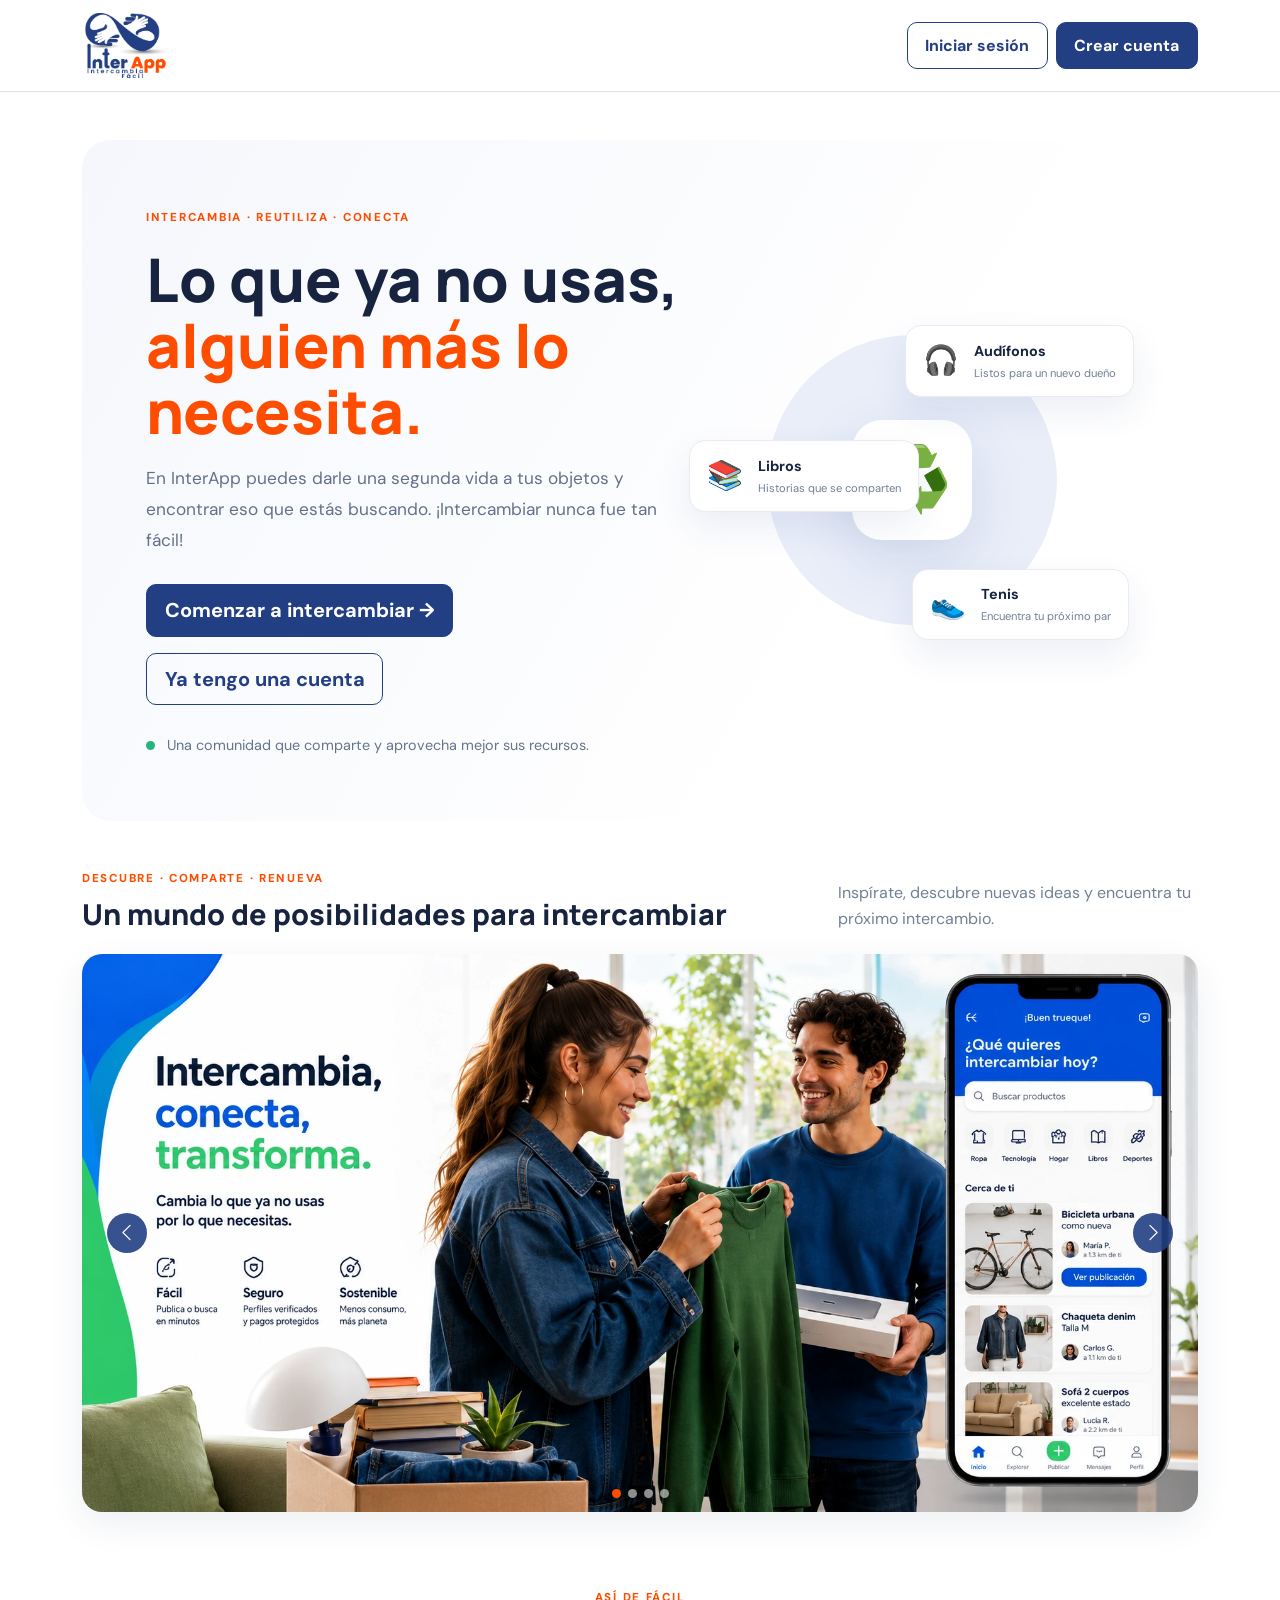
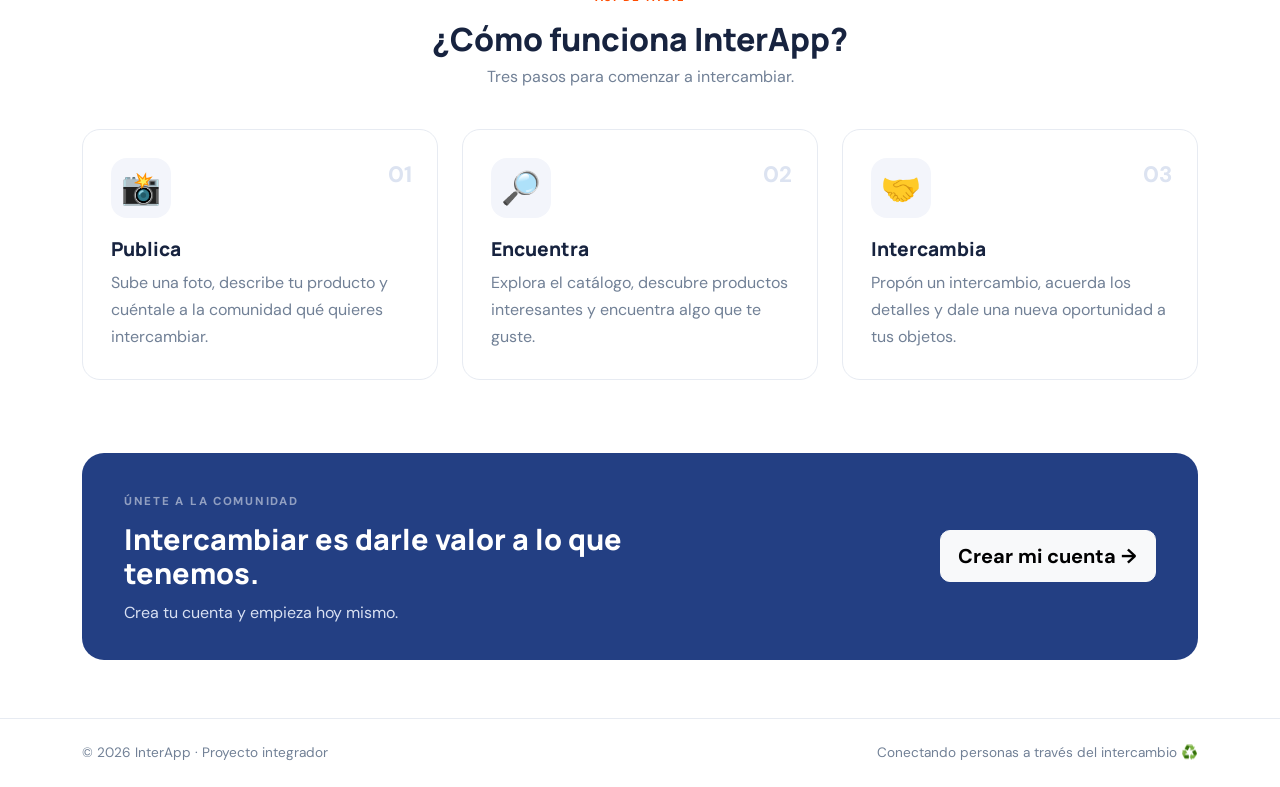
<file: index.html>
<!doctype html>
<html lang="es">
<head>
  <meta charset="utf-8">
  <meta name="viewport" content="width=device-width, initial-scale=1">
  <meta name="description" content="InterApp: dale una nueva oportunidad a lo que ya no usas.">
  <title>InterApp | Intercambia lo que ya no usas</title>
  <link href="https://cdn.jsdelivr.net/npm/bootstrap@5.3.3/dist/css/bootstrap.min.css" rel="stylesheet">
  <link rel="stylesheet" href="css/styles.css">
</head>
<body>
  <nav class="navbar navbar-expand-lg navbar-light bg-white border-bottom sticky-top">
    <div class="container">
      <a class="navbar-brand brand" href="index.html" aria-label="InterApp"><img class="brand-logo" src="assets/images/interapp-logo.png" alt="InterApp Intercambio Fácil"></a>
      <div class="ms-auto d-flex gap-2">
        <a class="btn btn-outline-primary" href="pages/login.html">Iniciar sesión</a>
        <a class="btn btn-primary" href="pages/registro.html">Crear cuenta</a>
      </div>
    </div>
  </nav>
  <main class="container py-4 py-lg-5">
    <section class="hero">
      <div class="hero-copy">
        <span class="eyebrow">INTERCAMBIA · REUTILIZA · CONECTA</span>
        <h1>Lo que ya no usas,<br><span>alguien más lo necesita.</span></h1>
        <p>En InterApp puedes darle una segunda vida a tus objetos y encontrar eso que estás buscando. ¡Intercambiar nunca fue tan fácil!</p>
        <div class="d-flex flex-wrap gap-3">
          <a class="btn btn-primary btn-lg" href="pages/registro.html">Comenzar a intercambiar <span aria-hidden="true">→</span></a>
          <a class="btn btn-outline-primary btn-lg" href="pages/login.html">Ya tengo una cuenta</a>
        </div>
        <div class="hero-note"><span class="note-dot"></span> Una comunidad que comparte y aprovecha mejor sus recursos.</div>
      </div>
      <div class="hero-art">
        <div class="art-circle"></div>
        <div class="art-card art-card-one"><span>🎧</span><b>Audífonos</b><small>Listos para un nuevo dueño</small></div>
        <div class="art-card art-card-two"><span>📚</span><b>Libros</b><small>Historias que se comparten</small></div>
        <div class="art-card art-card-three"><span>👟</span><b>Tenis</b><small>Encuentra tu próximo par</small></div>
        <div class="art-center">♻️</div>
      </div>
    </section>

    <section class="gallery-banner" aria-label="Galería de InterApp">
      <div class="gallery-heading">
        <div><span class="eyebrow">DESCUBRE · COMPARTE · RENUEVA</span><h2>Un mundo de posibilidades para intercambiar</h2></div>
        <p>Inspírate, descubre nuevas ideas y encuentra tu próximo intercambio.</p>
      </div>

      <div id="interappBannerSlider" class="carousel slide carousel-fade interapp-slider"
           data-bs-ride="carousel" data-bs-interval="5500" data-bs-pause="hover" data-bs-touch="true">
        <div class="carousel-indicators">
          <button type="button" data-bs-target="#interappBannerSlider" data-bs-slide-to="0" class="active" aria-current="true" aria-label="Mostrar banner 1"></button>
          <button type="button" data-bs-target="#interappBannerSlider" data-bs-slide-to="1" aria-label="Mostrar banner 2"></button>
          <button type="button" data-bs-target="#interappBannerSlider" data-bs-slide-to="2" aria-label="Mostrar banner 3"></button>
          <button type="button" data-bs-target="#interappBannerSlider" data-bs-slide-to="3" aria-label="Mostrar banner 4"></button>
        </div>
        <div class="carousel-inner">
          <div class="carousel-item active">
            <img src="assets/images/banner-01.webp" class="d-block w-100" alt="Intercambia, conecta y transforma">
          </div>
          <div class="carousel-item">
            <img src="assets/images/banner-02.webp" class="d-block w-100" alt="Miles de cosas, nuevas historias">
          </div>
          <div class="carousel-item">
            <img src="assets/images/banner-03.webp" class="d-block w-100" alt="Juntos hacemos más con menos">
          </div>
          <div class="carousel-item">
            <img src="assets/images/banner-04.webp" class="d-block w-100" alt="Jornada de intercambio y reutilización">
          </div>
        </div>
        <button class="carousel-control-prev" type="button" data-bs-target="#interappBannerSlider" data-bs-slide="prev" aria-label="Banner anterior">
          <span class="carousel-control-prev-icon" aria-hidden="true"></span>
        </button>
        <button class="carousel-control-next" type="button" data-bs-target="#interappBannerSlider" data-bs-slide="next" aria-label="Banner siguiente">
          <span class="carousel-control-next-icon" aria-hidden="true"></span>
        </button>
      </div>
    </section>
    <section class="py-5">
      <div class="text-center section-heading">
        <span class="eyebrow">ASÍ DE FÁCIL</span>
        <h2>¿Cómo funciona InterApp?</h2>
        <p>Tres pasos para comenzar a intercambiar.</p>
      </div>
      <div class="row g-4 mt-2">
        <div class="col-md-4"><article class="feature-card"><div class="feature-icon">📸</div><span class="step">01</span><h3>Publica</h3><p>Sube una foto, describe tu producto y cuéntale a la comunidad qué quieres intercambiar.</p></article></div>
        <div class="col-md-4"><article class="feature-card"><div class="feature-icon">🔎</div><span class="step">02</span><h3>Encuentra</h3><p>Explora el catálogo, descubre productos interesantes y encuentra algo que te guste.</p></article></div>
        <div class="col-md-4"><article class="feature-card"><div class="feature-icon">🤝</div><span class="step">03</span><h3>Intercambia</h3><p>Propón un intercambio, acuerda los detalles y dale una nueva oportunidad a tus objetos.</p></article></div>
      </div>
    </section>
    <section class="community-banner">
      <div><span class="eyebrow text-white-50">ÚNETE A LA COMUNIDAD</span><h2>Intercambiar es darle valor a lo que tenemos.</h2><p>Crea tu cuenta y empieza hoy mismo.</p></div>
      <a class="btn btn-light btn-lg" href="pages/registro.html">Crear mi cuenta →</a>
    </section>
  </main>
  <footer class="site-footer"><div class="container d-flex flex-wrap justify-content-between gap-2"><span>© 2026 InterApp · Proyecto integrador</span><span>Conectando personas a través del intercambio ♻️</span></div></footer>
  <script src="https://cdn.jsdelivr.net/npm/bootstrap@5.3.3/dist/js/bootstrap.bundle.min.js"></script>
</body>
</html>
</file>
<file: css/styles.css>
@import url('https://fonts.googleapis.com/css2?family=DM+Sans:wght@400;500;600;700&family=Manrope:wght@400;500;600;700;800&display=swap');
:root{--blue:#233F83;--orange:#FF4D00;--ink:#17233f;--muted:#718096;--pale:#f4f7fc;--line:#e7ebf2}
*{box-sizing:border-box}body{font-family:'DM Sans',sans-serif;color:var(--ink);background:#fff}h1,h2,h3,.brand{font-family:'Manrope',sans-serif;font-weight:800}.brand{font-size:1.45rem;color:var(--blue);text-decoration:none;display:inline-flex;align-items:center;gap:7px}.brand span:last-child{color:var(--orange)}.brand-mark{display:inline-grid;place-items:center;width:35px;height:35px;border-radius:11px;background:var(--orange);color:#fff;font-weight:800}.btn{border-radius:10px;font-weight:700;padding:.65rem 1.1rem}.btn-primary{background:var(--blue);border-color:var(--blue)}.btn-primary:hover{background:#172f6a;border-color:#172f6a}.btn-outline-primary{color:var(--blue);border-color:var(--blue)}.btn-outline-primary:hover{background:var(--blue);border-color:var(--blue)}.eyebrow{font-size:.72rem;letter-spacing:.15em;font-weight:800;color:var(--orange)}.hero{background:linear-gradient(120deg,#f5f7fc,#fff 70%);border-radius:28px;padding:clamp(28px,5vw,70px);display:grid;grid-template-columns:1.1fr .9fr;align-items:center;overflow:hidden;min-height:490px}.hero h1{font-size:clamp(2.4rem,4.7vw,4.3rem);line-height:1.1;margin:18px 0}.hero h1 span{color:var(--orange)}.hero-copy>p{font-size:1.08rem;line-height:1.8;color:#64718a;max-width:580px;margin-bottom:28px}.hero-note{margin-top:30px;color:#66738b;font-size:.9rem}.note-dot{display:inline-block;width:9px;height:9px;border-radius:50%;background:#24b47e;margin-right:8px}.hero-art{height:370px;position:relative;display:grid;place-items:center}.art-circle{width:290px;height:290px;border-radius:50%;background:#e9eef9;position:absolute}.art-center{position:relative;z-index:2;background:white;border-radius:30px;width:120px;height:120px;display:grid;place-items:center;font-size:4rem;box-shadow:0 20px 55px #233f8320}.art-card{position:absolute;z-index:3;background:#fff;border:1px solid var(--line);border-radius:16px;padding:13px 17px;box-shadow:0 15px 35px #233f8315;display:grid;grid-template-columns:42px auto;column-gap:9px;align-items:center}.art-card span{grid-row:span 2;font-size:1.8rem}.art-card b{font-size:.9rem}.art-card small{font-size:.7rem;color:var(--muted)}.art-card-one{top:30px;right:0}.art-card-two{left:0;top:145px}.art-card-three{bottom:25px;right:5px}.section-heading h2{font-size:2rem;margin:12px 0 7px}.section-heading p,.muted{color:var(--muted)}.feature-card{height:100%;border:1px solid var(--line);border-radius:18px;padding:28px;background:#fff;position:relative}.feature-icon{font-size:2rem;background:#f3f5fb;width:60px;height:60px;display:grid;place-items:center;border-radius:16px;margin-bottom:20px}.step{position:absolute;right:25px;top:28px;color:#dce3f1;font-weight:800;font-size:1.4rem}.feature-card h3{font-size:1.2rem}.feature-card p{color:var(--muted);line-height:1.7;margin-bottom:0}.community-banner{background:var(--blue);border-radius:22px;padding:35px 42px;color:#fff;display:flex;align-items:center;justify-content:space-between;gap:25px;margin:25px 0 10px}.community-banner h2{max-width:570px;margin:10px 0;font-size:1.8rem}.community-banner p{margin:0;color:#d8e0f2}.site-footer{border-top:1px solid var(--line);padding:24px 0;color:var(--muted);font-size:.85rem}
.auth-page{min-height:100vh;background:#f5f7fb}.back-home{position:absolute;top:24px;left:30px;color:var(--blue);text-decoration:none;font-weight:700;z-index:3}.auth-layout{min-height:100vh;display:grid;grid-template-columns: .9fr 1.1fr}.auth-aside{background:var(--blue);color:#fff;padding:65px clamp(35px,7vw,100px);display:flex;flex-direction:column;justify-content:space-between;position:relative;overflow:hidden}.brand-white{color:#fff}.brand-white span:last-child{color:#ffb18f}.auth-aside h1{font-size:clamp(2.2rem,4vw,3.7rem);line-height:1.12;margin:18px 0}.auth-aside p{color:#d7e0f3;line-height:1.8;max-width:410px}.aside-decoration{font-size:8rem;opacity:.16;align-self:flex-end}.auth-content{display:grid;place-items:center;padding:75px 30px}.auth-form-wrap{width:min(100%,440px)}.auth-form-wrap h2{font-size:2.1rem;margin:10px 0 4px}.auth-form-wrap .muted{margin-bottom:28px}.form-label{font-weight:700;font-size:.9rem}.form-control,.form-select{border-color:#dce2ed;border-radius:10px;padding:.78rem .9rem}.form-control:focus,.form-select:focus{border-color:var(--blue);box-shadow:0 0 0 .2rem #233f8315}.auth-switch{text-align:center;margin-top:25px;color:var(--muted)}.auth-switch a{color:var(--blue);font-weight:700}.demo-hint{font-size:.78rem;color:#8a96a9;text-align:center}.auth-mobile-brand{display:none;margin-bottom:30px}
.app-page{background:#f5f7fb;min-height:100vh}.app-nav{height:75px;background:#fff;border-bottom:1px solid var(--line);display:flex;align-items:center;justify-content:space-between;padding:0 max(24px,calc((100vw - 1120px)/2));gap:20px}.nav-links{display:flex;gap:28px}.nav-links a{color:#718096;text-decoration:none;font-weight:700;font-size:.92rem}.nav-links a.active,.nav-links a:hover{color:var(--blue)}.app-main{padding-top:48px;padding-bottom:70px}.welcome-row{display:flex;justify-content:space-between;align-items:center;gap:20px;margin-bottom:28px}.welcome-row h1{font-size:2.2rem;margin:8px 0}.stats-row{margin-bottom:10px}.stat-card,.content-card{background:#fff;border:1px solid var(--line);border-radius:17px;padding:24px}.stat-card{display:flex;flex-direction:column;gap:6px}.stat-card>span{color:var(--muted);font-weight:600}.stat-card strong{font-size:2.2rem;color:var(--blue);font-family:'Manrope'}.stat-card small{color:#98a2b3}.content-card h2,.app-main h2{font-size:1.25rem}.quick-link{display:flex;align-items:center;gap:15px;padding:18px;border:1px solid var(--line);border-radius:13px;text-decoration:none;color:var(--ink)}.quick-link>span{font-size:1.8rem}.quick-link div{display:flex;flex-direction:column;gap:4px;flex:1}.quick-link small{color:var(--muted)}.quick-link>strong{color:var(--blue)}.search-input{max-width:260px}.product-card{height:100%;background:#fff;border:1px solid var(--line);border-radius:15px;overflow:hidden}.product-card img{width:100%;height:175px;object-fit:cover;background:#eef1f7}.product-placeholder{height:175px;display:grid;place-items:center;background:#eef1f7;font-size:3rem}.product-card-body{padding:17px}.product-card-body h3{font-size:1.05rem}.product-card-body p{font-size:.88rem;color:var(--muted);min-height:44px}.status-pill{font-size:.72rem;background:#e9f7ef;color:#238451;padding:5px 9px;border-radius:30px;font-weight:700}.empty-state{text-align:center;padding:45px 15px;color:var(--muted)}.empty-state span{font-size:2.5rem}.exchange-row{display:flex;justify-content:space-between;align-items:center;padding:16px 0;border-bottom:1px solid var(--line);gap:15px}.exchange-row:last-child{border:0}
@media(max-width:800px){.hero{grid-template-columns:1fr}.hero-art{height:300px}.auth-layout{grid-template-columns:1fr}.auth-aside{display:none}.auth-mobile-brand{display:block}.auth-content{padding:85px 24px 40px}.back-home{top:18px;left:20px}.app-nav{padding:0 16px}.nav-links{gap:12px}.nav-links a{font-size:.78rem}.brand{font-size:1.15rem}.brand-mark{width:30px;height:30px}.welcome-row{align-items:flex-start;flex-direction:column}.community-banner{align-items:flex-start;flex-direction:column;padding:28px}.community-banner h2{font-size:1.5rem}}
@media(max-width:480px){.app-nav{height:auto;min-height:70px;flex-wrap:wrap;padding:12px 15px}.nav-links{order:3;width:100%;justify-content:space-between;padding:7px 0 2px}.hero{padding:28px 20px}.hero-art{transform:scale(.88);margin:-10px -20px}.welcome-row h1{font-size:1.8rem}}

/* Galería de cuatro imágenes de la página principal */
.gallery-banner{padding:48px 0 18px}.gallery-heading{display:flex;justify-content:space-between;align-items:end;gap:25px;margin-bottom:22px}.gallery-heading h2{font-size:1.8rem;margin:8px 0 0}.gallery-heading p{max-width:360px;color:var(--muted);margin:0;line-height:1.6}.gallery-grid{display:grid;grid-template-columns:repeat(4,1fr);gap:14px}.gallery-item{height:205px;position:relative;overflow:hidden;border-radius:17px;background:linear-gradient(135deg,#e8edf8,#f9e9e2);}.gallery-item img{width:100%;height:100%;object-fit:cover;display:block;transition:transform .35s}.gallery-item:hover img{transform:scale(1.05)}.gallery-item span{position:absolute;left:12px;right:12px;bottom:12px;color:white;font-weight:800;text-shadow:0 1px 8px #000;background:linear-gradient(transparent,#0007);padding:28px 10px 8px;border-radius:0 0 12px 12px}.image-preview-wrap{width:130px;height:100px;border-radius:10px;overflow:hidden;background:#eef1f7}.image-preview-wrap img{width:100%;height:100%;object-fit:cover}.offered-product-box{padding:14px;border-radius:12px;background:#f3f6fc;display:flex;flex-direction:column;gap:5px}.offered-product-box small{font-size:.68rem;letter-spacing:.1em;color:var(--orange);font-weight:800}.offered-product-box p{font-size:.85rem;color:var(--muted)}.modal-content{border:0;border-radius:17px;overflow:hidden}.modal-header,.modal-footer{border-color:var(--line)}
@media(max-width:800px){.gallery-heading{align-items:flex-start;flex-direction:column}.gallery-grid{grid-template-columns:repeat(2,1fr)}.gallery-item{height:175px}}
@media(max-width:420px){.gallery-grid{gap:9px}.gallery-item{height:145px}.gallery-item span{font-size:.8rem}}

/* Identidad visual oficial InterApp */
.brand-logo{display:block;width:190px;height:62px;object-fit:contain;object-position:left center}
.brand-logo-white{width:220px;height:100px;object-position:left center}
.auth-mobile-brand{display:block;width:max-content;margin-bottom:30px}
.auth-mobile-brand .brand-logo{width:190px;height:75px}
.app-nav .brand-logo{width:155px;height:55px}
.navbar .brand-logo{width:175px;height:65px}
@media(max-width:800px){
  .brand-logo-white{width:190px;height:85px}
  .app-nav .brand-logo{width:125px;height:48px}
  .navbar .brand-logo{width:145px;height:55px}
}

/* Fotografías de productos: se muestra la imagen completa sin recortes */
.product-image-button{display:flex;width:100%;height:190px;align-items:center;justify-content:center;padding:10px;border:0;background:#fff;cursor:zoom-in;overflow:hidden}
.product-photo{display:block;width:100%;height:100%;object-fit:contain;object-position:center;background:#fff;transition:transform .2s}
.product-image-button:hover .product-photo{transform:scale(1.025)}
.product-image-button:focus-visible{outline:3px solid #ff4d00;outline-offset:-3px}
.product-placeholder{height:190px;display:grid;place-items:center;background:#f1f4fa;font-size:3rem}
.product-card{display:flex;flex-direction:column;height:100%}
.product-card-body{display:flex;flex-direction:column;flex:1}
.product-card-body>p{flex:1}
.product-owner{color:#7b879a;font-size:.78rem}
.image-viewer-content{background:#fff}
.image-viewer-content .modal-body{padding:12px;background:#f5f7fb}
#imageViewer{display:block;max-width:100%;max-height:78vh;width:auto;height:auto;object-fit:contain;margin:0 auto}
#marketplaceList .product-card{min-height:100%}

/* Gestión de propuestas recibidas y enviadas */
.exchange-card{padding:18px 0;border-bottom:1px solid var(--line)}
.exchange-card:last-child{border-bottom:0}
.exchange-card-info{display:flex;flex-direction:column;gap:7px}
.exchange-card-top{display:flex;align-items:center;justify-content:space-between;gap:12px}
.exchange-actions{display:flex;gap:9px;margin-top:7px}
.exchange-date{font-size:.72rem;color:#98a2b3}
.status-accepted{background:#e5f6ec;color:#21834d}
.status-rejected{background:#fff0ef;color:#c0392b}
@media(max-width:520px){.exchange-card-top{align-items:flex-start;flex-direction:column}.exchange-actions{width:100%}.exchange-actions .btn{flex:1}}

/* Campana y centro de notificaciones */
.nav-actions{display:flex;align-items:center;gap:14px}
.notification-wrap{position:relative;display:flex;align-items:center}
.notification-bell{position:relative;width:42px;height:42px;border:1px solid #d9e1f0;border-radius:12px;background:#fff;color:#233f83;display:grid;place-items:center;cursor:pointer;transition:.2s}
.notification-bell:hover{background:#f2f5fb;border-color:#233f83}
.notification-bell svg{width:21px;height:21px;fill:none;stroke:currentColor;stroke-width:1.8;stroke-linecap:round;stroke-linejoin:round}
.notification-badge{position:absolute;top:-6px;right:-6px;min-width:19px;height:19px;padding:0 5px;border-radius:20px;background:#ff4d00;color:white;font-size:11px;font-weight:800;display:grid;place-items:center;border:2px solid white}
.notification-badge[hidden]{display:none}
.notification-panel{position:absolute;z-index:1100;top:calc(100% + 12px);right:0;width:min(360px,calc(100vw - 28px));background:#fff;border:1px solid #e1e7f0;border-radius:15px;box-shadow:0 14px 40px #18274720;overflow:hidden}
.notification-panel[hidden]{display:none}
.notification-panel-heading{display:flex;align-items:center;justify-content:space-between;padding:15px 17px;border-bottom:1px solid #edf0f5;color:#172443}
.notification-panel-heading span{font-size:.72rem;color:#8792a6}
.notification-list{max-height:390px;overflow-y:auto}
.notification-empty{padding:25px 18px;text-align:center;color:#8792a6;font-size:.88rem}
.notification-item{width:100%;display:flex;align-items:flex-start;gap:11px;padding:14px 15px;border:0;border-bottom:1px solid #f0f2f6;background:#fff;text-align:left;position:relative}
.notification-item:hover{background:#f7f9fc}
.notification-item.unread{background:#f2f6ff}
.notification-icon{flex:0 0 30px;width:30px;height:30px;border-radius:50%;display:grid;place-items:center;background:#e9eef9;color:#233f83;font-weight:800}
.notification-icon.accepted{background:#e5f6ec;color:#21834d}
.notification-copy{display:flex;flex-direction:column;gap:4px;min-width:0;padding-right:7px}
.notification-copy strong{font-size:.83rem;color:#172443}
.notification-copy span{font-size:.78rem;color:#59677f;line-height:1.4}
.notification-copy small{font-size:.68rem;color:#9aa4b5}
.notification-unread-dot{position:absolute;right:13px;top:19px;width:7px;height:7px;border-radius:50%;background:#ff4d00}
@media(max-width:700px){.app-nav{gap:10px}.nav-actions{gap:7px}.notification-bell{width:38px;height:38px}.notification-panel{right:-55px}.app-nav #logoutBtn{font-size:.72rem;padding:7px 9px}}

/* Slider principal de banners InterApp */
.gallery-banner{padding:44px 0 24px}
.interapp-slider{width:100%;overflow:hidden;border-radius:20px;background:#f3f6fc;box-shadow:0 12px 35px rgba(25,45,85,.08)}
.interapp-slider .carousel-item{aspect-ratio:2 / 1;background:#f5f7fb}
.interapp-slider .carousel-item img{width:100%;height:100%;object-fit:contain;object-position:center;display:block}
.interapp-slider .carousel-indicators{margin-bottom:14px;gap:7px}
.interapp-slider .carousel-indicators [data-bs-target]{width:9px;height:9px;border:0;border-radius:50%;margin:0;opacity:.55}
.interapp-slider .carousel-indicators .active{opacity:1;background-color:#ff4d00}
.interapp-slider .carousel-control-prev,.interapp-slider .carousel-control-next{width:8%;opacity:.9}
.interapp-slider .carousel-control-prev-icon,.interapp-slider .carousel-control-next-icon{width:2.5rem;height:2.5rem;padding:10px;border-radius:50%;background-color:#233f83;background-size:48%}
@media(max-width:700px){
  .gallery-banner{padding:30px 0 14px}
  .interapp-slider{border-radius:13px}
  .interapp-slider .carousel-item{aspect-ratio:1.55 / 1}
  .interapp-slider .carousel-control-prev,.interapp-slider .carousel-control-next{width:12%}
  .interapp-slider .carousel-control-prev-icon,.interapp-slider .carousel-control-next-icon{width:1.8rem;height:1.8rem}
}
</file>
